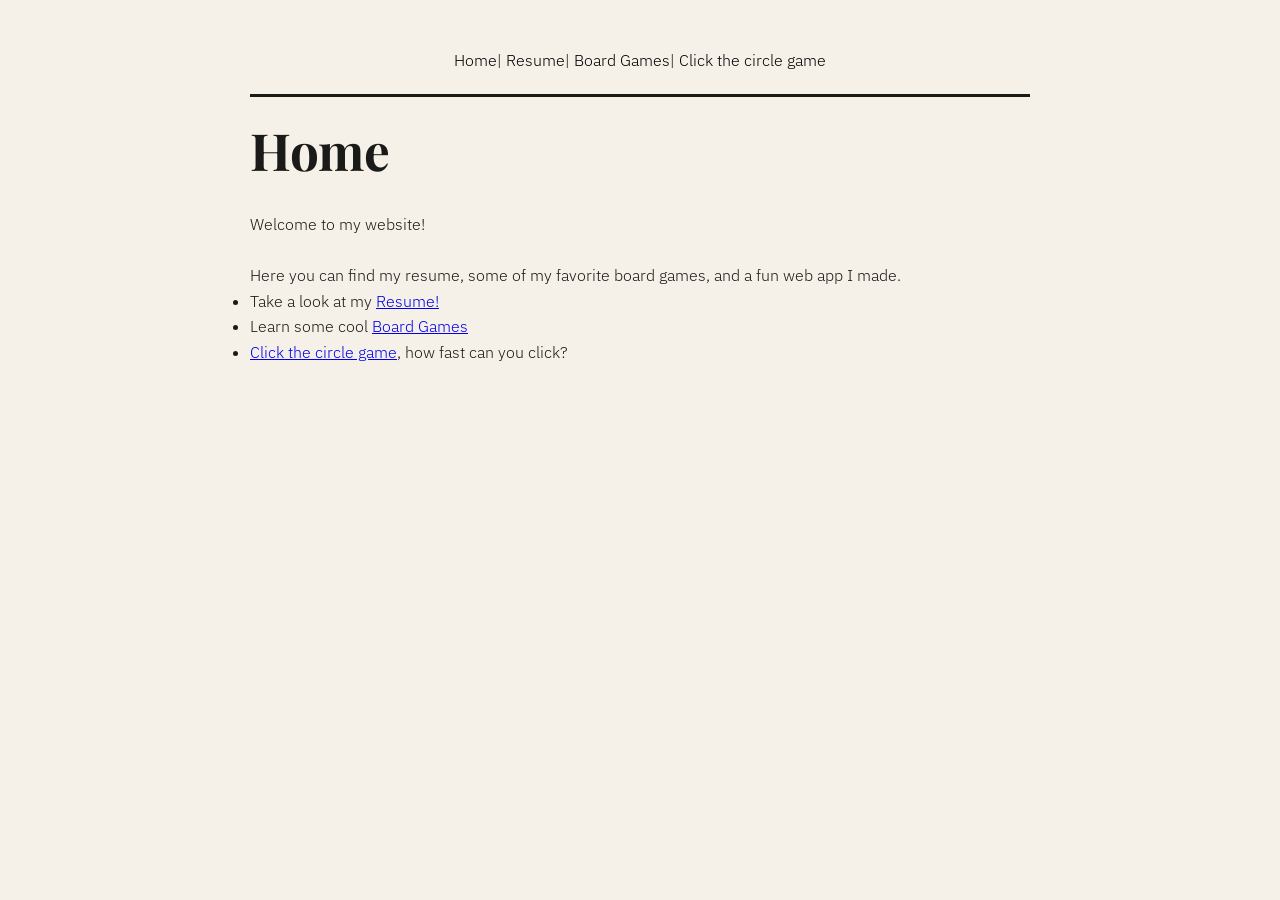
<file: index.html>
<!DOCTYPE html>
<html lang="en">
<head>
    <meta charset="UTF-8">
    <meta name="viewport" content="width=device-width, initial-scale=1.0">
    <title>Home</title>
    <link href="https://fonts.googleapis.com/css2?family=Playfair+Display:wght@400;600;700&family=IBM+Plex+Mono:wght@300;400;500&family=IBM+Plex+Sans:wght@300;400;500&display=swap" rel="stylesheet" />
    <link rel="stylesheet" href="styles/layout_styles.css" />
</head>
<body>
        <div class="header">
        <a href="#" >Home</a>|
        <a href="pages/resume.html">Resume</a>|
        <a href="pages/boardgames.html">Board Games</a>|
        <a href="pages/webapp.html">Click the circle game</a><br> 
        </div>
    <div class="page">
    <header>
        <h1>Home</h1>
    </header>
    <p>Welcome to my website!</p><br>
    <p>Here you can find my resume, some of my favorite board games, and a fun web app I made.</p>
    <ul>
        <li>Take a look at my <a href="../pages/resume.html">Resume!</a></li>
        <li>Learn some cool <a href="../pages/boardgames.html">Board Games</a></li>
        <li><a href="../pages/webapp.html">Click the circle game</a>, how fast can you click?</li>
    </ul>
    </div>
</body>
</html>
</file>
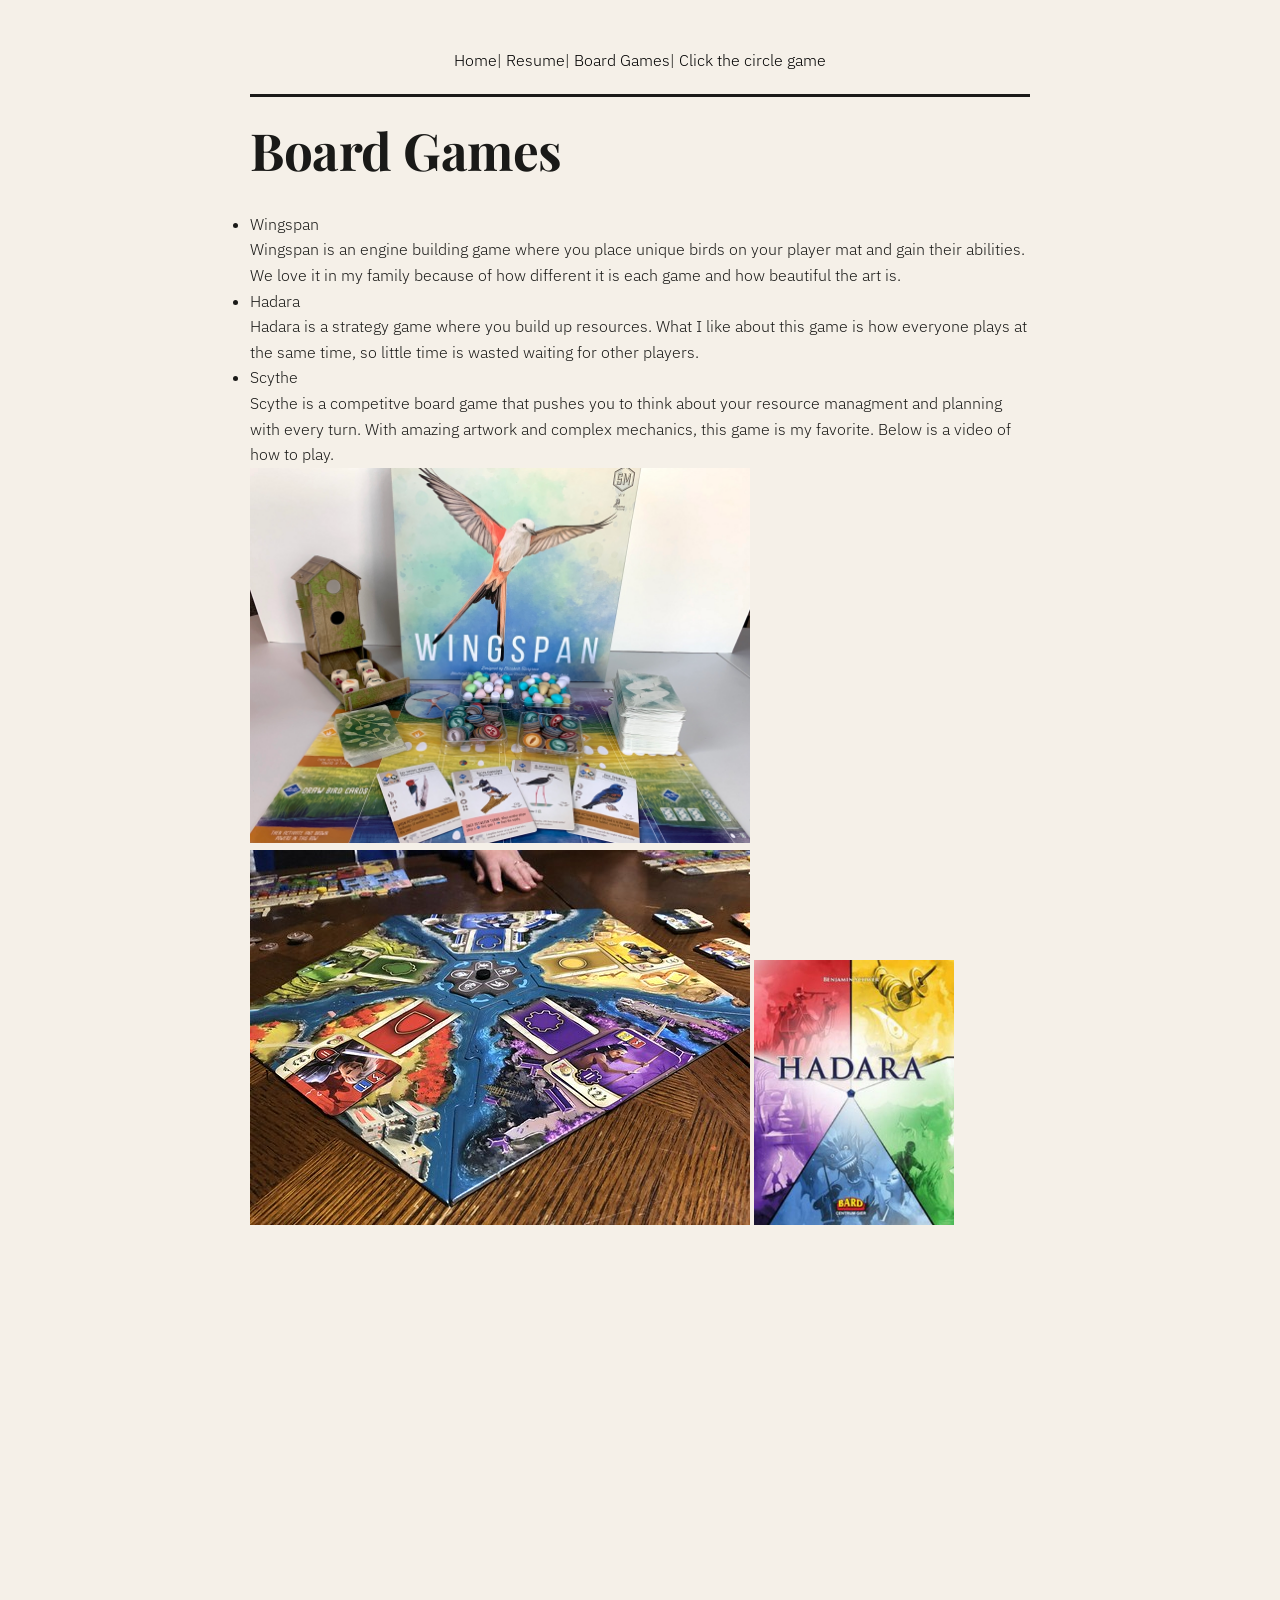
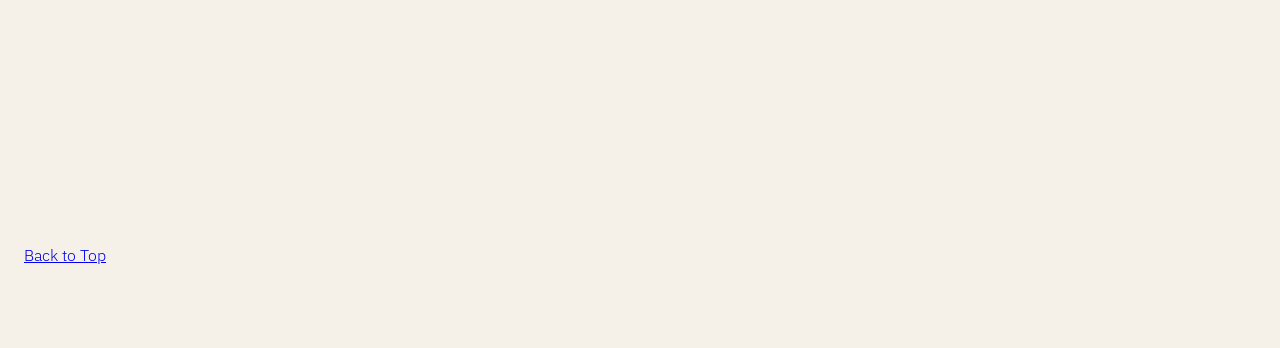
<file: pages/boardgames.html>
<!DOCTYPE html>
<html lang="en">
<head>
    <meta charset="UTF-8">
    <meta name="viewport" content="width=device-width, initial-scale=1.0">
    <title>Board Games</title>
    <link href="https://fonts.googleapis.com/css2?family=Playfair+Display:wght@400;600;700&family=IBM+Plex+Mono:wght@300;400;500&family=IBM+Plex+Sans:wght@300;400;500&display=swap" rel="stylesheet" />
    <link rel="stylesheet" href="../styles/layout_styles.css" />
</head>
<body>
    <div class="header">
        <a href="../index.html">Home</a>|
        <a href="../pages/resume.html">Resume</a>|
        <a href="#">Board Games</a>|
        <a href="../pages/webapp.html">Click the circle game</a><br>
    </div>
    <div class="page">
        <header>
            <h1 id="bg_top">Board Games</h1>
        </header>
        <ul>
            <li>Wingspan
                <p>Wingspan is an engine building game where you place unique birds on your player mat and gain their abilities. We love it in my family because of how different it is each game and how beautiful the art is.</p>
            </li>
            <li>Hadara
                <p>Hadara is a strategy game where you build up resources. What I like about this game is how everyone plays at the same time, so little time is wasted waiting for other players.</p>
            </li>
            <li>Scythe
                <p>Scythe is a competitve board game that pushes you to think about your resource managment and planning with every turn. With amazing artwork and complex mechanics, this game is my favorite. Below is a video of how to play.</p>
            </li>
        </ul>

        <img src="../images/Wingspan game pic.jpg" alt="Wingspan game" width="500">
        <img src="../images/hadara2.png" alt="Hadara game" width="500">
        <img src="../images/hadara.png" alt="Hadara game" width="200">
        <iframe width="1071" height="602" src="https://www.youtube.com/embed/ffMLIL5qGQg" title="Scythe - How To Play" frameborder="0" allow="accelerometer; autoplay; clipboard-write; encrypted-media; gyroscope; picture-in-picture; web-share" referrerpolicy="strict-origin-when-cross-origin" allowfullscreen></iframe>
    </div>
        <div class='tableauPlaceholder' id='viz1776178895780' style='position: relative'>
            <noscript>
                <a href='#'>
                    <img alt='Boardgames ' src='https:&#47;&#47;public.tableau.com&#47;static&#47;images&#47;ZG&#47;ZG7K8S7MN&#47;1_rss.png' style='border: none' />
                </a>
            </noscript>
            <object class='tableauViz' style='display:none;'>
                <param name='host_url' value='https%3A%2F%2Fpublic.tableau.com%2F' />
                <param name='embed_code_version' value='3' />
                <param name='path' value='shared&#47;ZG7K8S7MN' />
                <param name='toolbar' value='yes' />
                <param name='static_image' value='https:&#47;&#47;public.tableau.com&#47;static&#47;images&#47;ZG&#47;ZG7K8S7MN&#47;1.png' />
                <param name='animate_transition' value='yes' />
                <param name='display_static_image' value='yes' />
                <param name='display_spinner' value='yes' />
                <param name='display_overlay' value='yes' />
                <param name='display_count' value='yes' />
                <param name='language' value='en-US' />
            </object>
        </div>
        <script type='text/javascript'>
            var divElement = document.getElementById('viz1776178895780');
            var vizElement = divElement.getElementsByTagName('object')[0];
            if (divElement.offsetWidth > 800) {
                vizElement.style.width = '1200px';
                vizElement.style.height = '927px';
            } else if (divElement.offsetWidth > 500) {
                vizElement.style.width = '1200px';
                vizElement.style.height = '927px';
            } else {
                vizElement.style.width = '100%';
                vizElement.style.height = '2127px';
            }
            var scriptElement = document.createElement('script');
            scriptElement.src = 'https://public.tableau.com/javascripts/api/viz_v1.js';
            vizElement.parentNode.insertBefore(scriptElement, vizElement);
        </script>
    </div>
    <div>
        <a href="#bg_top">Back to Top</a>
    </div>
</body>
</html>
</file>
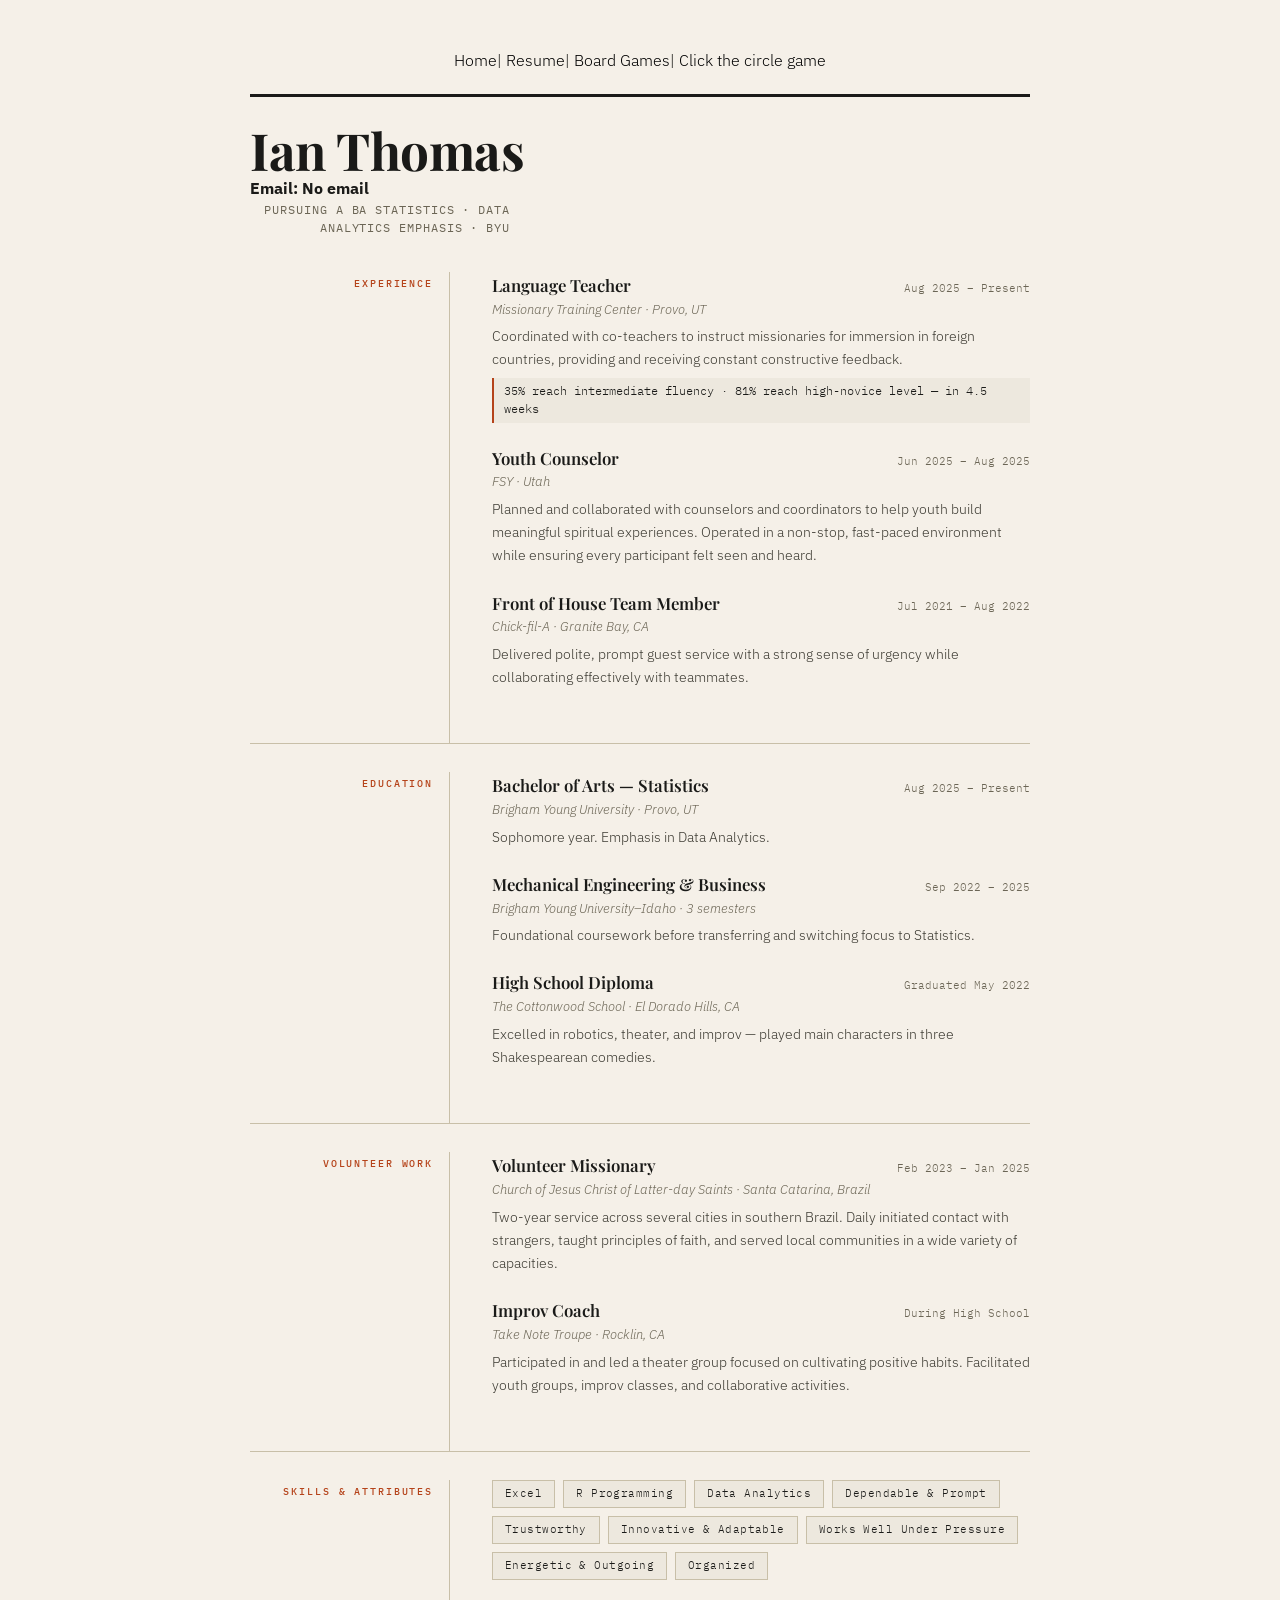
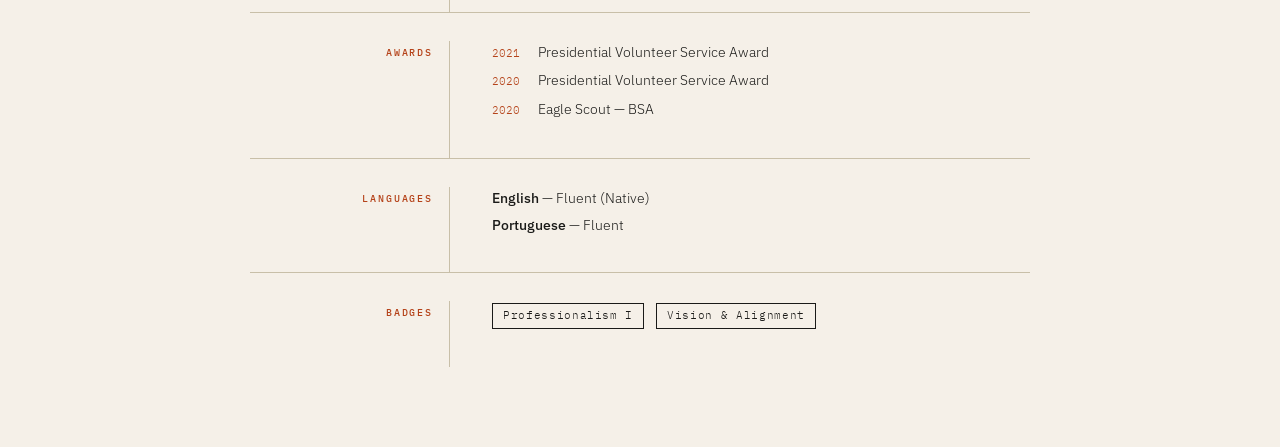
<file: pages/resume.html>
<!DOCTYPE html>
<html lang="en">
<head>
  <meta charset="UTF-8" />
  <meta name="viewport" content="width=device-width, initial-scale=1.0" />
  <title>Ian Thomas — Resume</title>
  <link href="https://fonts.googleapis.com/css2?family=Playfair+Display:wght@400;600;700&family=IBM+Plex+Mono:wght@300;400;500&family=IBM+Plex+Sans:wght@300;400;500&display=swap" rel="stylesheet" />
    <link rel="stylesheet" href="../styles/layout_styles.css" />
</head>
<body>
     <div class="header">
        <a href="../index.html" >Home</a>|
        <a href="#">Resume</a>|
        <a href="../pages/boardgames.html">Board Games</a>|
        <a href="../pages/webapp.html">Click the circle game</a><br> 
    </div>
<div class="page">

  <!-- HEADER -->
  <header>
    <div>
      <h1>Ian Thomas</h1>
        <div class="contact-info">
            <span><strong>Email: No email</strong></span>
    </div>
    <div class="tagline"> Pursuing a BA Statistics · Data Analytics Emphasis · BYU</div>
  </header>

  <!-- BODY GRID -->
  <div class="body-grid">

    <!-- ── EXPERIENCE ── -->
    <div class="section-label">Experience</div>
    <div class="section-content">

      <div class="entry">
        <div class="entry-header">
          <span class="entry-title">Language Teacher</span>
          <span class="entry-date">Aug 2025 – Present</span>
        </div>
        <div class="entry-org">Missionary Training Center · Provo, UT</div>
        <p>Coordinated with co-teachers to instruct missionaries for immersion in foreign countries, providing and receiving constant constructive feedback.</p>
        <div class="highlight-stat">35% reach intermediate fluency · 81% reach high-novice level — in 4.5 weeks</div>
      </div>

      <div class="entry">
        <div class="entry-header">
          <span class="entry-title">Youth Counselor</span>
          <span class="entry-date">Jun 2025 – Aug 2025</span>
        </div>
        <div class="entry-org">FSY · Utah</div>
        <p>Planned and collaborated with counselors and coordinators to help youth build meaningful spiritual experiences. Operated in a non-stop, fast-paced environment while ensuring every participant felt seen and heard.</p>
      </div>

      <div class="entry">
        <div class="entry-header">
          <span class="entry-title">Front of House Team Member</span>
          <span class="entry-date">Jul 2021 – Aug 2022</span>
        </div>
        <div class="entry-org">Chick-fil-A · Granite Bay, CA</div>
        <p>Delivered polite, prompt guest service with a strong sense of urgency while collaborating effectively with teammates.</p>
      </div>

    </div>

    <div class="divider-row"></div>

    <!-- ── EDUCATION ── -->
    <div class="section-label">Education</div>
    <div class="section-content">

      <div class="entry">
        <div class="entry-header">
          <span class="entry-title">Bachelor of Arts — Statistics</span>
          <span class="entry-date">Aug 2025 – Present</span>
        </div>
        <div class="entry-org">Brigham Young University · Provo, UT</div>
        <p>Sophomore year. Emphasis in Data Analytics.</p>
      </div>

      <div class="entry">
        <div class="entry-header">
          <span class="entry-title">Mechanical Engineering & Business</span>
          <span class="entry-date">Sep 2022 – 2025</span>
        </div>
        <div class="entry-org">Brigham Young University–Idaho · 3 semesters</div>
        <p>Foundational coursework before transferring and switching focus to Statistics.</p>
      </div>

      <div class="entry">
        <div class="entry-header">
          <span class="entry-title">High School Diploma</span>
          <span class="entry-date">Graduated May 2022</span>
        </div>
        <div class="entry-org">The Cottonwood School · El Dorado Hills, CA</div>
        <p>Excelled in robotics, theater, and improv — played main characters in three Shakespearean comedies.</p>
      </div>

    </div>

    <div class="divider-row"></div>

    <!-- ── VOLUNTEER ── -->
    <div class="section-label">Volunteer Work</div>
    <div class="section-content">

      <div class="entry">
        <div class="entry-header">
          <span class="entry-title">Volunteer Missionary</span>
          <span class="entry-date">Feb 2023 – Jan 2025</span>
        </div>
        <div class="entry-org">Church of Jesus Christ of Latter-day Saints · Santa Catarina, Brazil</div>
        <p>Two-year service across several cities in southern Brazil. Daily initiated contact with strangers, taught principles of faith, and served local communities in a wide variety of capacities.</p>
      </div>

      <div class="entry">
        <div class="entry-header">
          <span class="entry-title">Improv Coach</span>
          <span class="entry-date">During High School</span>
        </div>
        <div class="entry-org">Take Note Troupe · Rocklin, CA</div>
        <p>Participated in and led a theater group focused on cultivating positive habits. Facilitated youth groups, improv classes, and collaborative activities.</p>
      </div>

    </div>

    <div class="divider-row"></div>

    <!-- ── SKILLS ── -->
    <div class="section-label">Skills &amp; Attributes</div>
    <div class="section-content">
      <div class="skills-grid">
        <span class="skill-tag">Excel</span>
        <span class="skill-tag">R Programming</span>
        <span class="skill-tag">Data Analytics</span>
        <span class="skill-tag">Dependable &amp; Prompt</span>
        <span class="skill-tag">Trustworthy</span>
        <span class="skill-tag">Innovative &amp; Adaptable</span>
        <span class="skill-tag">Works Well Under Pressure</span>
        <span class="skill-tag">Energetic &amp; Outgoing</span>
        <span class="skill-tag">Organized</span>
      </div>
    </div>

    <div class="divider-row"></div>

    <!-- ── AWARDS ── -->
    <div class="section-label">Awards</div>
    <div class="section-content">
      <div class="award-row"><span class="yr">2021</span> Presidential Volunteer Service Award</div>
      <div class="award-row"><span class="yr">2020</span> Presidential Volunteer Service Award</div>
      <div class="award-row"><span class="yr">2020</span> Eagle Scout — BSA</div>
    </div>

    <div class="divider-row"></div>

    <!-- ── LANGUAGES ── -->
    <div class="section-label">Languages</div>
    <div class="section-content">
      <div class="lang-row"><strong>English</strong> — Fluent (Native)</div>
      <div class="lang-row"><strong>Portuguese</strong> — Fluent</div>
    </div>

    <div class="divider-row"></div>

    <!-- ── BADGES ── -->
    <div class="section-label">Badges</div>
    <div class="section-content">
      <span class="badge">Professionalism I</span>
      <span class="badge">Vision &amp; Alignment</span>
    </div>

  </div><!-- end body-grid -->
</div><!-- end page --> 
</body>
</html>
</file>
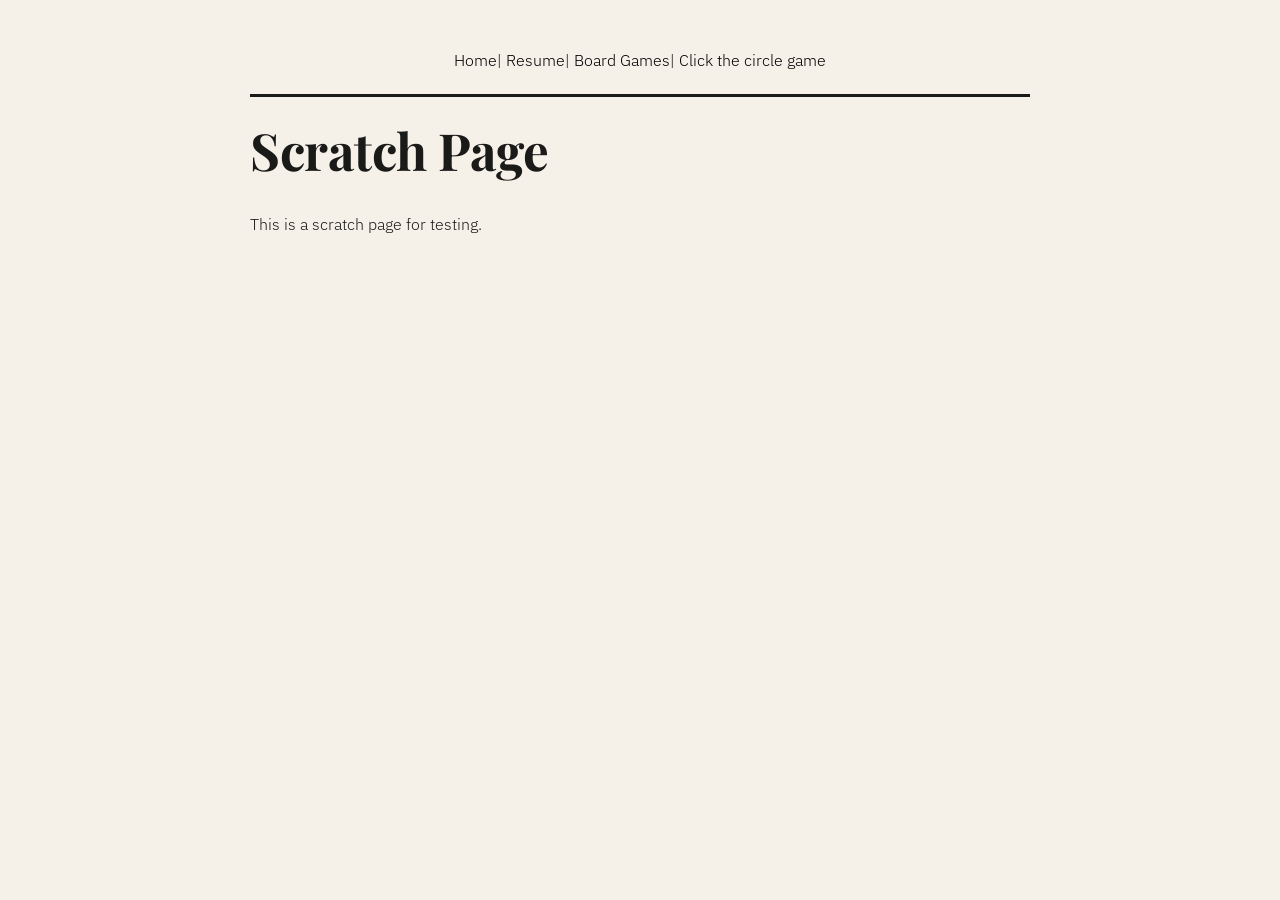
<file: pages/scratchpage.html>
<!DOCTYPE html>
<html lang="en">
<head>
    <meta charset="UTF-8">
    <meta name="viewport" content="width=device-width, initial-scale=1.0">
    <title>Scratch Page</title>
    <link href="https://fonts.googleapis.com/css2?family=Playfair+Display:wght@400;600;700&family=IBM+Plex+Mono:wght@300;400;500&family=IBM+Plex+Sans:wght@300;400;500&display=swap" rel="stylesheet" />
    <link rel="stylesheet" href="../styles/layout_styles.css" />
</head>
<body>
    <div class="header">
        <a href="../index.html" >Home</a>|
        <a href="../pages/resume.html">Resume</a>|
        <a href="../pages/boardgames.html">Board Games</a>|
        <a href="../pages/webapp.html">Click the circle game</a><br> 
    </div>
    <div class="page">
        <header>
            <h1>Scratch Page</h1>
        </header>
        <p>This is a scratch page for testing.</p>
    </div>
</body>
</html>
</file>
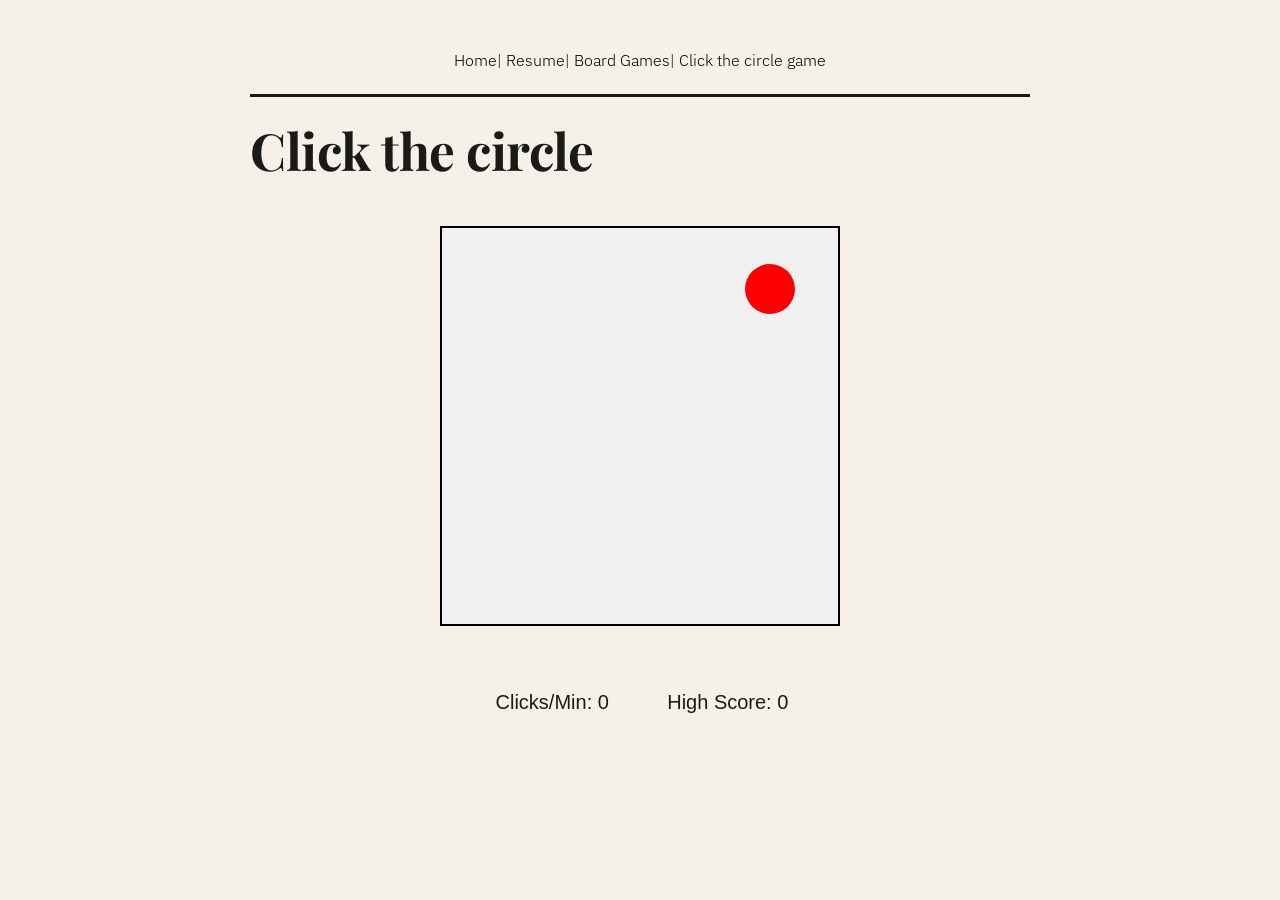
<file: pages/webapp.html>
<!DOCTYPE html>
<html lang="en">
<head>
    <meta charset="UTF-8">
    <meta name="viewport" content="width=device-width, initial-scale=1.0">
    <title>Circle Click Game</title>
    <style>
        #game-box {
            position: relative;
            width: 400px;
            height: 400px;
            border: 2px solid black;
            margin: 50px auto;
            background-color: #f0f0f0;
        }
        .circle {
            position: absolute;
            width: 50px;
            height: 50px;
            border-radius: 50%;
            background-color: red;
            cursor: pointer;
            transition: background-color 0.2s;
        }
        .circle:hover {
            background-color: darkred;
        }
        #stats {
            text-align: center;
            margin-top: 30px;
            font-size: 20px;
            font-family: Arial, sans-serif;
        }
        .stat-item {
            margin: 10px;
            display: inline-block;
            min-width: 150px;
        }
    </style>
      <link href="https://fonts.googleapis.com/css2?family=Playfair+Display:wght@400;600;700&family=IBM+Plex+Mono:wght@300;400;500&family=IBM+Plex+Sans:wght@300;400;500&display=swap" rel="stylesheet" />
    <link rel="stylesheet" href="../styles/layout_styles.css" />
</head>
<body>
    <div class="header">
        <a href="../index.html" >Home</a>|
        <a href="../pages/resume.html">Resume</a>|
        <a href="../pages/boardgames.html">Board Games</a>|
        <a href="#">Click the circle game</a><br>
    </div>
    <div class="page">
    <header>
        <h1>Click the circle</h1>
    </header>
    <div id="game-box"></div>
    <div id="stats">
        <div class="stat-item">Clicks/Min: <span id="cpm">0</span></div>
        <div class="stat-item">High Score: <span id="high-score">0</span></div>
    </div>
    </div>

    <script>
        const gameBox = document.getElementById('game-box');
        const boxWidth = 400;
        const boxHeight = 400;
        const circleSize = 50;
        
        let clicks = 0;
        let startTime = Date.now();
        let highScore = localStorage.getItem('circleGameHighScore') || 0;
        document.getElementById('high-score').textContent = highScore;

        function updateStats() {
            const elapsedSeconds = (Date.now() - startTime) / 1000;
            const cpm = Math.round((clicks / elapsedSeconds) * 60);
            document.getElementById('cpm').textContent = cpm;
            
            if (cpm > highScore) {
                highScore = cpm;
                localStorage.setItem('circleGameHighScore', highScore);
                document.getElementById('high-score').textContent = highScore;
            }
        }

        function createCircle() {
            const circle = document.createElement('div');
            circle.className = 'circle';
            const maxX = boxWidth - circleSize;
            const maxY = boxHeight - circleSize;
            const x = Math.random() * maxX;
            const y = Math.random() * maxY;
            circle.style.left = x + 'px';
            circle.style.top = y + 'px';
            circle.addEventListener('click', () => {
                clicks++;
                updateStats();
                circle.remove();
                createCircle();
            });
            gameBox.appendChild(circle);
        }

        // Create initial circle
        createCircle();
        
        // Update stats every 100ms
        setInterval(updateStats, 100);
    </script>
</body>
</html>
</file>
<file: styles/layout_styles.css>
:root {
      --bg: #f5f0e8;
      --ink: #1a1a18;
      --accent: #b5431a;
      --mid: #6b6555;
      --rule: #c8bfa8;
      --block: #ede8de;
    }

    * { box-sizing: border-box; margin: 0; padding: 0; }

    body {
      background: var(--bg);
      color: var(--ink);
      font-family: 'IBM Plex Sans', sans-serif;
      font-weight: 300;
      line-height: 1.6;
      padding: 48px 24px 80px;
    }

    .page {
      max-width: 780px;
      margin: 0 auto;
    }

    .header {
      text-align: center;
      margin-bottom: 20px;
    }

    .header a {
      color: #000000;
      text-decoration: none;
    }

    .header a:hover {
      text-decoration: underline;
    }

    /* ── HEADER ── */
    header {
      border-top: 3px solid var(--ink);
      padding-top: 28px;
      margin-bottom: 36px;
      display: grid;
      grid-template-columns: 1fr auto;
      gap: 16px;
      align-items: end;
    }

    header h1 {
      font-family: 'Playfair Display', serif;
      font-size: 3.2rem;
      font-weight: 700;
      letter-spacing: -0.5px;
      line-height: 1;
    }

    header .tagline {
      font-family: 'IBM Plex Mono', monospace;
      font-size: 0.72rem;
      font-weight: 400;
      color: var(--mid);
      text-transform: uppercase;
      letter-spacing: 0.08em;
      max-width: 260px;
      text-align: right;
      line-height: 1.5;
    }

    .contact-bar {
      display: flex;
      flex-wrap: wrap;
      gap: 6px 20px;
      font-family: 'IBM Plex Mono', monospace;
      font-size: 0.73rem;
      color: var(--mid);
      border-bottom: 1px solid var(--rule);
      padding-bottom: 18px;
      margin-top: 14px;
    }

    .contact-bar span::before {
      content: '↗ ';
      color: var(--accent);
    }

    /* ── LAYOUT ── */
    .body-grid {
      display: grid;
      grid-template-columns: 200px 1fr;
      gap: 0 40px;
    }

    /* ── SECTION LABELS (left col) ── */
    .section-label {
      font-family: 'IBM Plex Mono', monospace;
      font-size: 0.65rem;
      font-weight: 500;
      text-transform: uppercase;
      letter-spacing: 0.18em;
      color: var(--accent);
      padding-top: 3px;
      padding-right: 16px;
      border-right: 1px solid var(--rule);
      text-align: right;
    }

    /* ── SECTION CONTENT (right col) ── */
    .section-content {
      padding-bottom: 32px;
      padding-left: 2px;
    }

    /* ── ENTRY ── */
    .entry {
      margin-bottom: 22px;
    }

    .entry-header {
      display: flex;
      justify-content: space-between;
      align-items: baseline;
      gap: 8px;
      flex-wrap: wrap;
    }

    .entry-title {
      font-family: 'Playfair Display', serif;
      font-size: 1.05rem;
      font-weight: 600;
    }

    .entry-date {
      font-family: 'IBM Plex Mono', monospace;
      font-size: 0.68rem;
      color: var(--mid);
      white-space: nowrap;
    }

    .entry-org {
      font-size: 0.8rem;
      color: var(--mid);
      font-style: italic;
      margin-bottom: 5px;
      margin-top: 1px;
    }

    .entry p {
      font-size: 0.88rem;
      line-height: 1.65;
      color: #3a3830;
    }

    .highlight-stat {
      display: inline-block;
      background: var(--block);
      border-left: 2.5px solid var(--accent);
      padding: 4px 10px;
      margin-top: 6px;
      font-family: 'IBM Plex Mono', monospace;
      font-size: 0.72rem;
      color: var(--ink);
    }

    /* ── SKILLS GRID ── */
    .skills-grid {
      display: flex;
      flex-wrap: wrap;
      gap: 8px;
    }

    .skill-tag {
      background: var(--block);
      border: 1px solid var(--rule);
      font-family: 'IBM Plex Mono', monospace;
      font-size: 0.7rem;
      padding: 4px 12px;
      color: var(--ink);
      letter-spacing: 0.04em;
    }

    /* ── AWARDS ── */
    .award-row {
      display: flex;
      gap: 10px;
      align-items: baseline;
      font-size: 0.88rem;
      margin-bottom: 6px;
    }

    .award-row .yr {
      font-family: 'IBM Plex Mono', monospace;
      font-size: 0.68rem;
      color: var(--accent);
      min-width: 36px;
    }

    /* ── LANGUAGES / BADGES ── */
    .lang-row {
      font-size: 0.88rem;
      margin-bottom: 4px;
    }

    .lang-row strong {
      font-weight: 500;
    }

    .badge {
      display: inline-block;
      border: 1px solid var(--ink);
      font-family: 'IBM Plex Mono', monospace;
      font-size: 0.68rem;
      padding: 3px 10px;
      margin-right: 8px;
      margin-bottom: 6px;
      letter-spacing: 0.06em;
    }

    /* divider rows */
    .divider-row {
      grid-column: 1 / -1;
      height: 1px;
      background: var(--rule);
      margin-bottom: 28px;
    }

    @media (max-width: 600px) {
      .body-grid { grid-template-columns: 1fr; }
      .section-label { text-align: left; border-right: none; border-bottom: 1px solid var(--rule); padding-bottom: 4px; margin-bottom: 10px; }
      header { grid-template-columns: 1fr; }
      header .tagline { text-align: left; }
      header h1 { font-size: 2.2rem; }
    }
</file>
